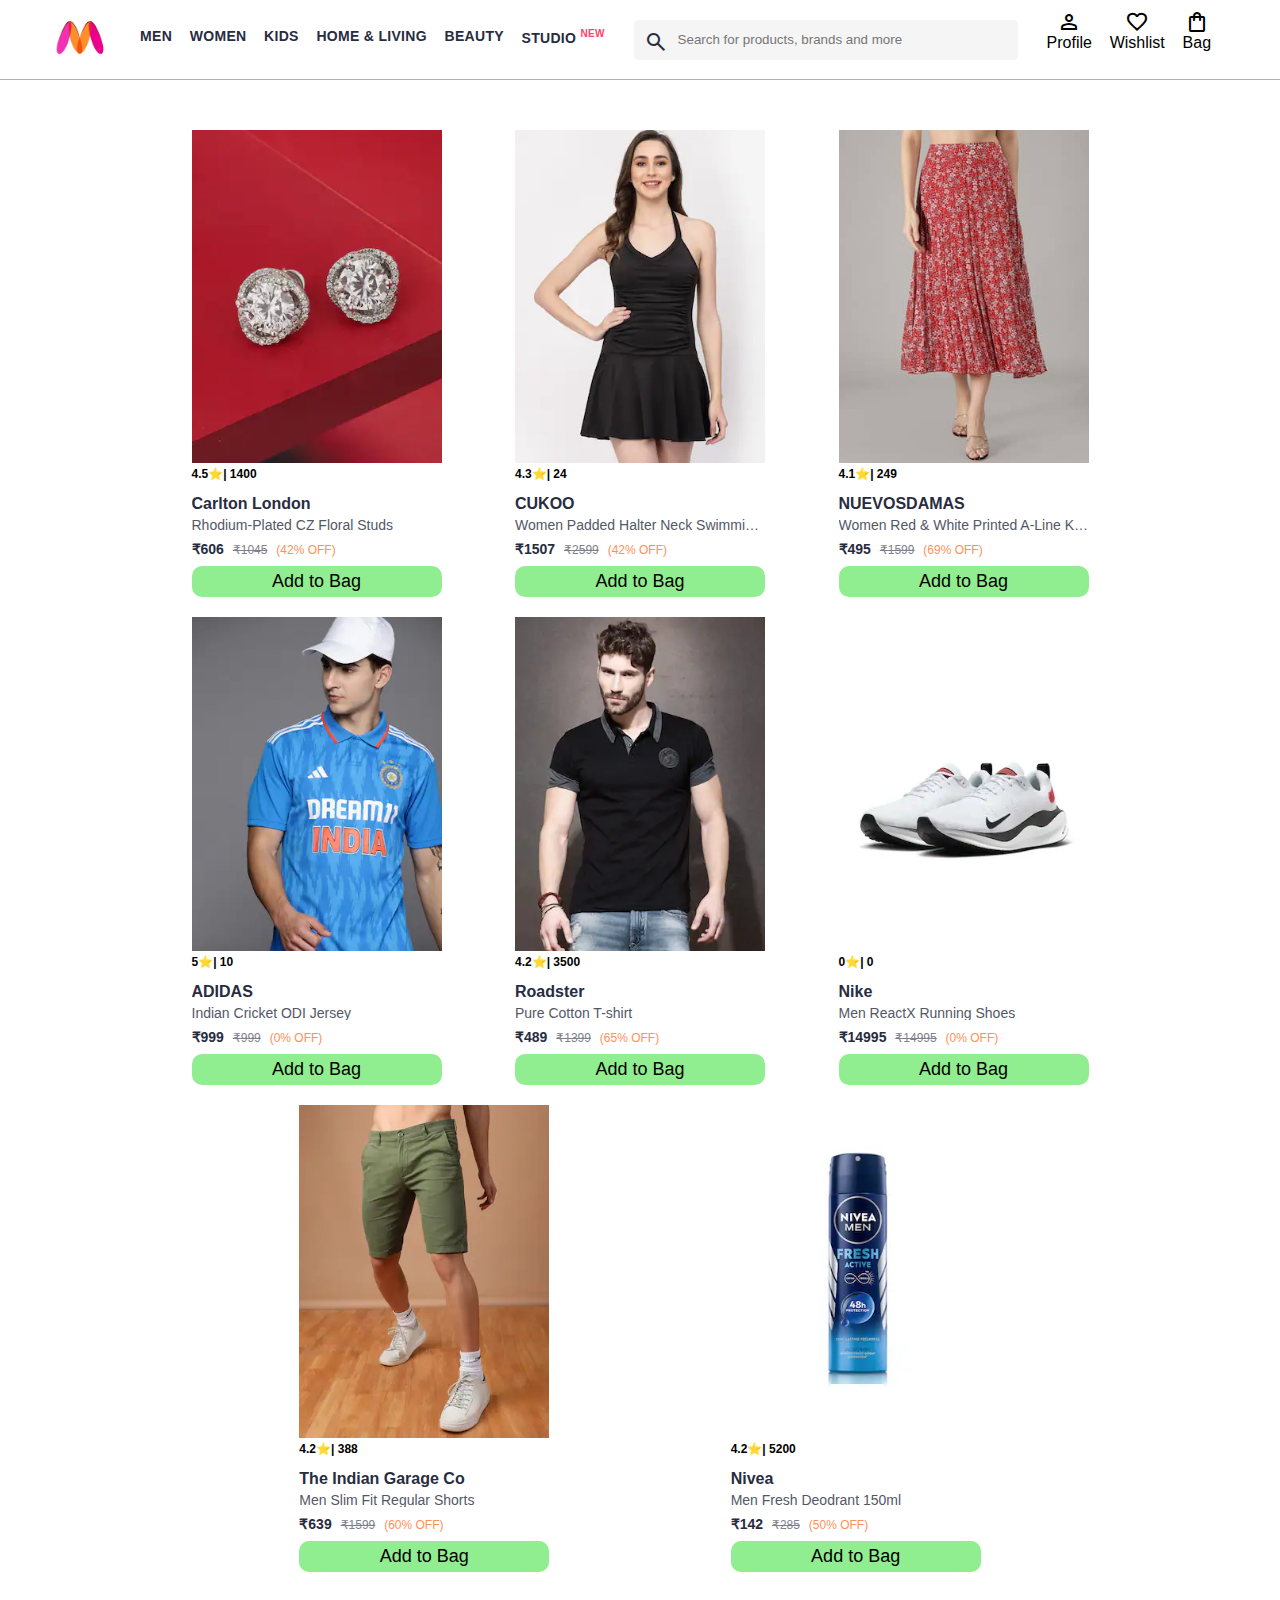
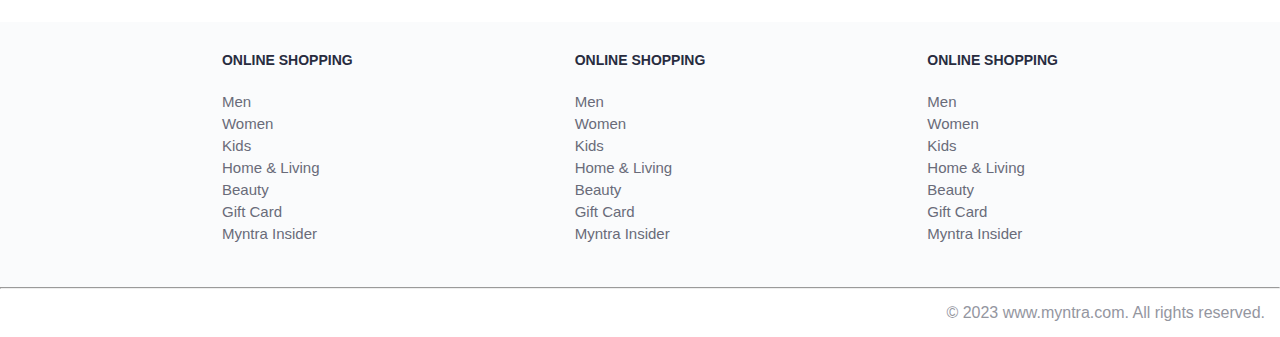
<file: Myntra Functional Clone/index.html>
<!DOCTYPE html>
<meta charset="UTF-8">
<meta name="viewport" content="width=device-width, initial-scale=1.0">
<html lang="en">
<head>
    <title>Myntra Functional Clone</title>
    <link rel="stylesheet" href="css/index.css">
    <link rel="stylesheet" href="https://fonts.googleapis.com/css2?family=Material+Symbols+Outlined:opsz,wght,FILL,GRAD@20..48,100..700,0..1,-50..200" />
</head>
<body>
    <header>
        <div class="logo_container">
            <a href="#"><img class="myntra_home" src="images/myntra_logo.webp" alt="Myntra Home"></a>
        </div>
        <nav class="nav_bar">
            <a href="#">Men</a>
            <a href="#">Women</a>
            <a href="#">Kids</a>
            <a href="#">Home & Living</a>
            <a href="#">Beauty</a>
            <a href="#">Studio <sup>New</sup></a>
        </nav>
        <div class="search_bar">
            <span class="material-symbols-outlined search_icon">search</span>
            <input class="search_input" placeholder="Search for products, brands and more">
        </div>
        <div class="action_bar">
            <div class="action_container">
                <span class="material-symbols-outlined action_icon">person</span>
                <span class="action_name">Profile</span>
            </div>

            <div class="action_container">
                <span class="material-symbols-outlined action_icon">favorite</span>
                <span class="action_name">Wishlist</span>
            </div>

            <a class="action_container" href="pages/bag.html">
                <span class="material-symbols-outlined action_icon">shopping_bag</span>
                <span class="action_name">Bag</span>
                <span class="bag-item-count">0</span>
            </a>
        </div>
    </header>
    <main>

        <div class="items-container">
            
        </div>

    </main>
    <footer>
        <div class="footer_container">
            <div class="footer_column">
                <h3>ONLINE SHOPPING</h3>

                <a href="#">Men</a>
                <a href="#">Women</a>
                <a href="#">Kids</a>
                <a href="#">Home & Living</a>
                <a href="#">Beauty</a>
                <a href="#">Gift Card</a>
                <a href="#">Myntra Insider</a>
            </div>

            <div class="footer_column">
                <h3>ONLINE SHOPPING</h3>

                <a href="#">Men</a>
                <a href="#">Women</a>
                <a href="#">Kids</a>
                <a href="#">Home & Living</a>
                <a href="#">Beauty</a>
                <a href="#">Gift Card</a>
                <a href="#">Myntra Insider</a>
            </div>

            <div class="footer_column">
                <h3>ONLINE SHOPPING</h3>

                <a href="#">Men</a>
                <a href="#">Women</a>
                <a href="#">Kids</a>
                <a href="#">Home & Living</a>
                <a href="#">Beauty</a>
                <a href="#">Gift Card</a>
                <a href="#">Myntra Insider</a>
            </div>
        </div>
        <hr>

        <div class="copyright">
            © 2023 www.myntra.com. All rights reserved.
        </div>
    </footer>

    <script src="data/items.js"></script>
    <script src="scripts/index.js"></script>
</body>
</html>
</file>
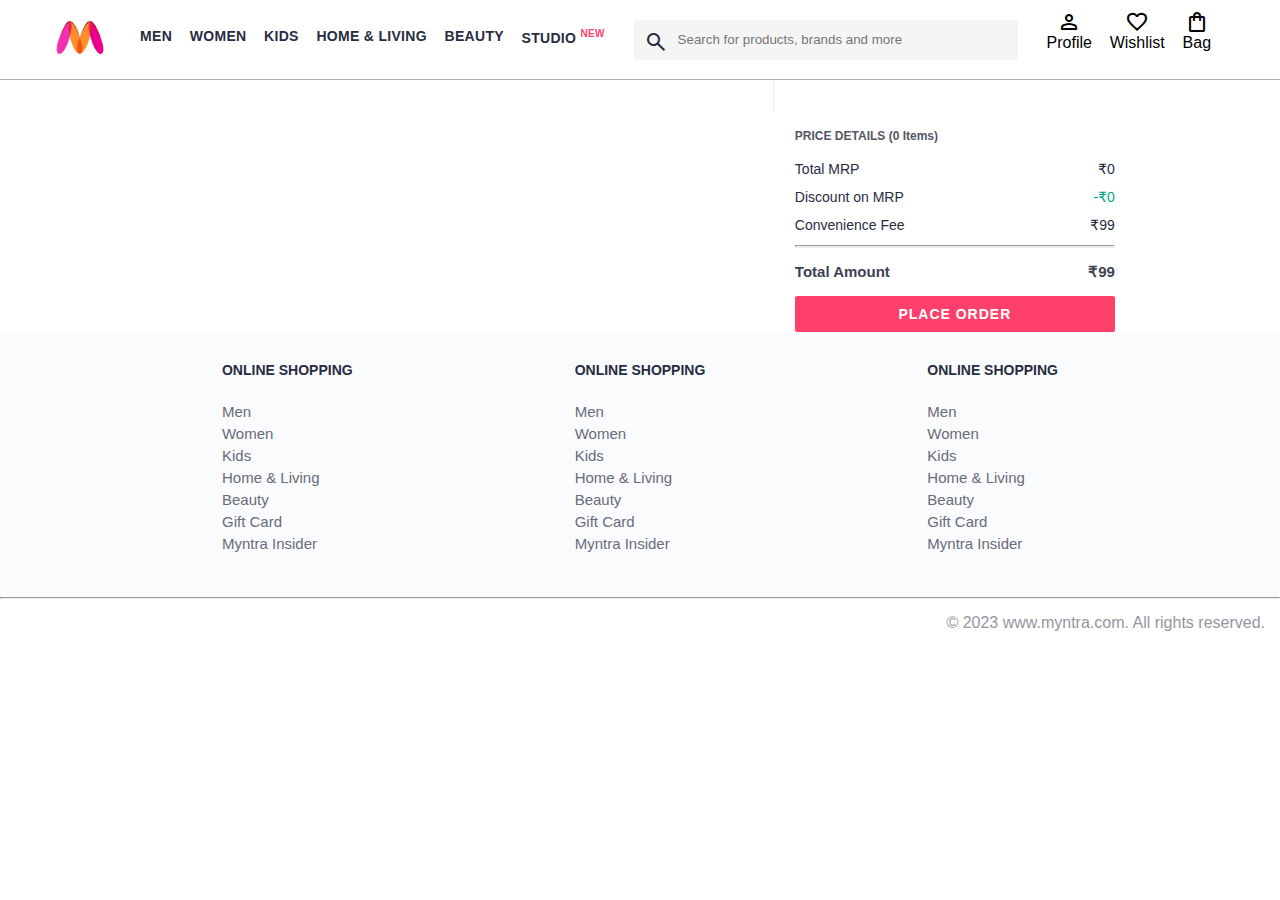
<file: Myntra Functional Clone/pages/bag.html>
<!DOCTYPE html>
<meta charset="UTF-8">
<meta name="viewport" content="width=device-width, initial-scale=1.0">
<html lang="en">
<head>
    <title>Myntra Clone</title>
    <link rel="stylesheet" href="../css/index.css">
    <link rel="stylesheet" href="../css/bag.css">
    <link rel="stylesheet" href="https://fonts.googleapis.com/css2?family=Material+Symbols+Outlined:opsz,wght,FILL,GRAD@20..48,100..700,0..1,-50..200" />
</head>
<body>
    <header>
        <div class="logo_container">
            <a href="#"><img class="myntra_home" src="../images/myntra_logo.webp" alt="Myntra Home"></a>
        </div>
        <nav class="nav_bar">
            <a href="#">Men</a>
            <a href="#">Women</a>
            <a href="#">Kids</a>
            <a href="#">Home & Living</a>
            <a href="#">Beauty</a>
            <a href="#">Studio <sup>New</sup></a>
        </nav>
        <div class="search_bar">
            <span class="material-symbols-outlined search_icon">search</span>
            <input class="search_input" placeholder="Search for products, brands and more">
        </div>
        <div class="action_bar">
            <div class="action_container">
                <span class="material-symbols-outlined action_icon">person</span>
                <span class="action_name">Profile</span>
            </div>

            <div class="action_container">
                <span class="material-symbols-outlined action_icon">favorite</span>
                <span class="action_name">Wishlist</span>
            </div>

            <div class="action_container">
                <span class="material-symbols-outlined action_icon">shopping_bag</span>
                <span class="action_name">Bag</span>
                <span class="bag-item-count">0</span>
            </div>
        </div>
    </header>
    <main>
      <div class="bag-page">
        <div class="bag-items-container">
        </div>


        <div class="bag-summary">
          
        </div>

      </div>
    </main>
    <footer>
        <div class="footer_container">
            <div class="footer_column">
                <h3>ONLINE SHOPPING</h3>

                <a href="#">Men</a>
                <a href="#">Women</a>
                <a href="#">Kids</a>
                <a href="#">Home & Living</a>
                <a href="#">Beauty</a>
                <a href="#">Gift Card</a>
                <a href="#">Myntra Insider</a>
            </div>

            <div class="footer_column">
                <h3>ONLINE SHOPPING</h3>

                <a href="#">Men</a>
                <a href="#">Women</a>
                <a href="#">Kids</a>
                <a href="#">Home & Living</a>
                <a href="#">Beauty</a>
                <a href="#">Gift Card</a>
                <a href="#">Myntra Insider</a>
            </div>

            <div class="footer_column">
                <h3>ONLINE SHOPPING</h3>

                <a href="#">Men</a>
                <a href="#">Women</a>
                <a href="#">Kids</a>
                <a href="#">Home & Living</a>
                <a href="#">Beauty</a>
                <a href="#">Gift Card</a>
                <a href="#">Myntra Insider</a>
            </div>
        </div>
        <hr>

        <div class="copyright">
            © 2023 www.myntra.com. All rights reserved.
        </div>
    </footer>
    <script src="../data/items.js"></script>
    <script src="../scripts/index.js"></script>
    <script src="../scripts/bag.js"></script>

</body>
</html>
</file>
<file: Myntra Functional Clone/css/index.css>
* {
    margin: 0;
    padding: 0;
    font-family: Assistant,-apple-system,BlinkMacSystemFont,Segoe UI,Roboto,Helvetica,Arial,sans-serif;
    box-sizing: border-box;
}
header {
    display: flex;
    background-color: #ffffff;
    height: 80px;
    justify-content: space-between;
    align-items: center;
    border-bottom: 1px solid #b6b1b1;
}
.myntra_home {
    height: 45px;
}
.logo_container {
    margin-left: 4%;
}
.action_bar {
    margin-right: 4%;
}
.nav_bar {
    display: flex;
    min-width: 500px;
    justify-content: space-evenly;
}
.nav_bar a {
    font-size: 14px;
    letter-spacing: .3px;
    color: #282c3f;
    font-weight: 700;
    text-transform: uppercase;
    text-decoration: none;
    padding: 28px 0;
    border-bottom: 5px solid #ffffff;
}
.nav_bar a:hover {
    border-bottom: 4px solid #f54e77;
}

.nav_bar a sup {
    color: #ff3f6c;
    font-size: 10px;
}

.search_bar {
    height: 40px;
    min-width: 200px;
    width: 30%;
    display: flex;
    align-items: center;
}
.search_icon {
    box-sizing: content-box;
    height: 20px;
    padding: 10px;

    background-color: #f5f5f6;
    color: #282c3f;
    font-weight: 300;
    border-radius: 4px 0 0 4px;
}
.search_input {
    color: #696e79;
    background-color: #f5f5f6;
    flex-grow: 1;
    height: 40px;
    border: 0;
    border-radius: 0 4px 4px 0;
}

.action_bar {
    display: flex;
    min-width: 200px;
    justify-content: space-evenly;
}

.action_container {
    display: flex;
    flex-direction: column;
    align-items: center;
}

/* Main section */
.banner_container {
    margin: 40px 0;
}
.banner_image {
    width: 100%;
}

.category_heading {
    text-transform: uppercase;
    color: #3e4152;
    letter-spacing: .15em;
    font-size: 1.8em;
    margin: 50px 0 10px 30px;
    max-height: 5em;
    font-weight: 700;
}

.category-items, .items-container {
    width: 80%;
    margin: 50px 10%;
    display: flex;
    flex-wrap: wrap;
    justify-content: space-evenly;
}

.sale_item {
    width: 250px;
}

.footer_container {
    padding: 30px 0px 40px 0px;
    background: #FAFBFC;
    display: flex;
    justify-content: space-evenly;
}

.footer_column {
    display: flex;
    flex-direction: column;
}

.footer_column h3 {
    color: #282c3f;
    font-size: 14px;
    margin-bottom: 25px;
}

.footer_column a {
    color: #696b79;
    font-size: 15px;
    text-decoration: none;
    padding-bottom: 5px;
}

.copyright {
    color: #94969f;
    text-align: end;
    padding: 15px;
}

.items-container{
    width: 80%;
    margin: 40px 10%;
}

.item-container{
    width: 250px;
    margin: 10px;
}

.item-image{
    width: 100%;
}

.rating{
    font-size: 12px;
    font-weight: 700;
}

.company-name{
    font-size: 16px;
    font-weight: 700;
    line-height: 1;
    color: #282c3f;
    margin-top: 15px;
    margin-bottom: 6px;
    overflow: hidden;
    text-overflow: ellipsis;
    white-space: nowrap;
}

.item-name{
    color: #535766;
    font-size: 14px;
    line-height: 1;
    margin-bottom: 0;
    margin-top: 0;
    overflow: hidden;
    text-overflow: ellipsis;
    white-space: nowrap;
    font-weight: 400;
    display: block;
}

.price{
    margin-top: 10px;
    font-size: 14px;
    line-height: 15px;
    color: #282c3f;
    white-space: nowrap;
}

.current-price{
    font-size: 14px;
    font-weight: 700;
    color: #282c3f;
}

.original-price{
    text-decoration: line-through;
    color: #7e818c;
    font-weight: 400;
    margin-left: 5px;
    font-size: 12px;
}

.discount{
    color: #ff905a;
    font-weight: 400;
    font-size: 12px;
    margin-left: 5px;
}

.btn-add-bag{
    width: 100%;
    margin-top: 8px;
    font-size: 18px;
    background-color: lightgreen;
    border: none;
    padding: 5px 15px;
    border-radius: 10px;
    cursor: pointer;
}

.bag-item-count{
    background-color: #f16565;
    white-space: nowrap;
    text-align: center;
    line-height: 18px;
    padding: 0 6px;
    height: 18px;
    position: relative;
    border-radius: 50%;
    font-size: 12px;
    color: #fff;
    left: 13px;
    top: -44px;
    font-weight: 700;
    cursor: pointer;
}

.action_container {
    text-decoration: none;
}
a.action_container:link {
    color:black;
}
</file>
<file: Myntra Functional Clone/css/bag.css>
.bag-items-container {
  display: inline-block;
  width: 64%;
  padding-right: 20px;
  border-right: 1px solid #eaeaec;
  padding-top: 32px;
  color: #282c3f;
  font-size: 13px;
  line-height: 1.42857143;
}

.bag-page {
  width: 75%;
  margin-left: 12.5%;
}

.bag-summary {
  vertical-align: top;
  display: inline-block;
  width: 35%;
  padding: 24px 0 0 16px;
  color: #282c3f;
  font-size: 13px;
  line-height: 1.42857143;
}

.bag-details-container {
  margin-bottom: 16px;
}

.price-header {
  font-size: 12px;
  font-weight: 700;
  margin: 24px 0 16px;
  color: #535766;
}

.price-item {
  margin-bottom: 12px;
  line-height: 16px;
  font-size: 14px;
  color: #282c3f;
}

.price-item-value {
  float: right;
}

.priceDetail-base-discount {
  color: #03a685;
}

.price-footer {
  font-weight: 700;
  font-size: 15px;
  padding-top: 16px;
  border-top: 1px solid #eaeaec;
  color: #3e4152;
  line-height: 16px;
}

.btn-place-order {
  width: 100%;
  letter-spacing: 1px;
  font-size: 14px;
  font-weight: 600;
  border-radius: 2px;
  border-width: 0px;
  padding: 10px 16px;
  background-color: rgb(255, 63, 108);
  color: rgb(255, 255, 255);
  cursor: pointer;
}

.bag-item-container {
  margin-bottom: 8px;
  background: #fff;
  font-size: 14px;
  border: 1px solid #eaeaec;
  border-radius: 4px;
  position: relative;
  padding: 12px 12px 0;
}

.item-left-part {
  position: absolute;
  background: rgb(255, 242, 223);
  height: 148px;
  width: 111px;
}

.item-right-part {
  padding-left: 12px;
  position: relative;
  min-height: 148px;
  margin-left: 111px;
  margin-bottom: 12px;
}

.bag-item-img {
  width: 100%;
}

.return-period {
  display: inline-flex;
  font-size: 14px;
  padding-top: 8px;
}

.return-period-days {
  font-weight: 700;
  margin-right: 4px;
}

.delivery-details {
  margin-top: 5px;
  color: #282c3f;
  font-size: 12px;
  letter-spacing: -.1px;
  margin-bottom: 8px;
  line-height: 15px;
}

.delivery-details-days {
  color: #03a685;
}

.remove-from-cart {
  position: absolute;
  font-size: 25px;
  top: 10px;
  right: 18px;
  width: 14px;
  height: 14px;
  cursor: pointer;
}
</file>
